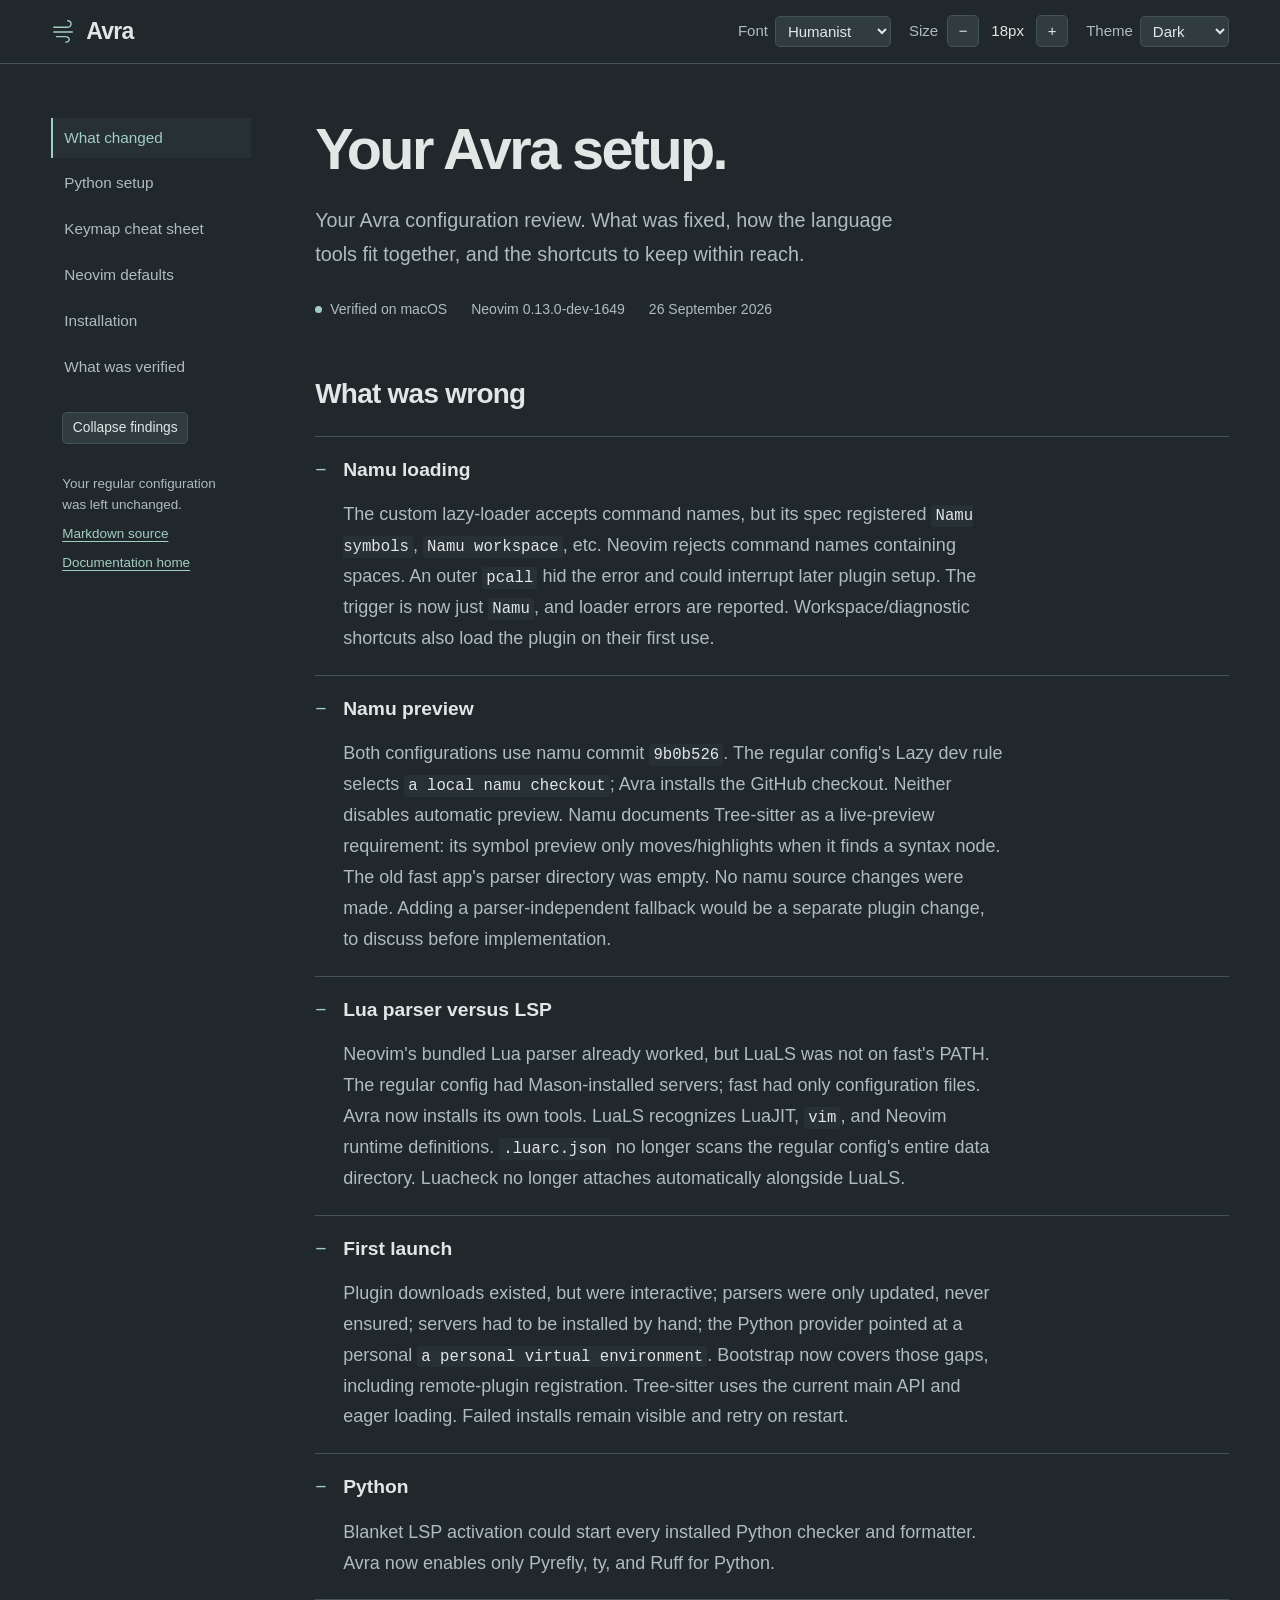
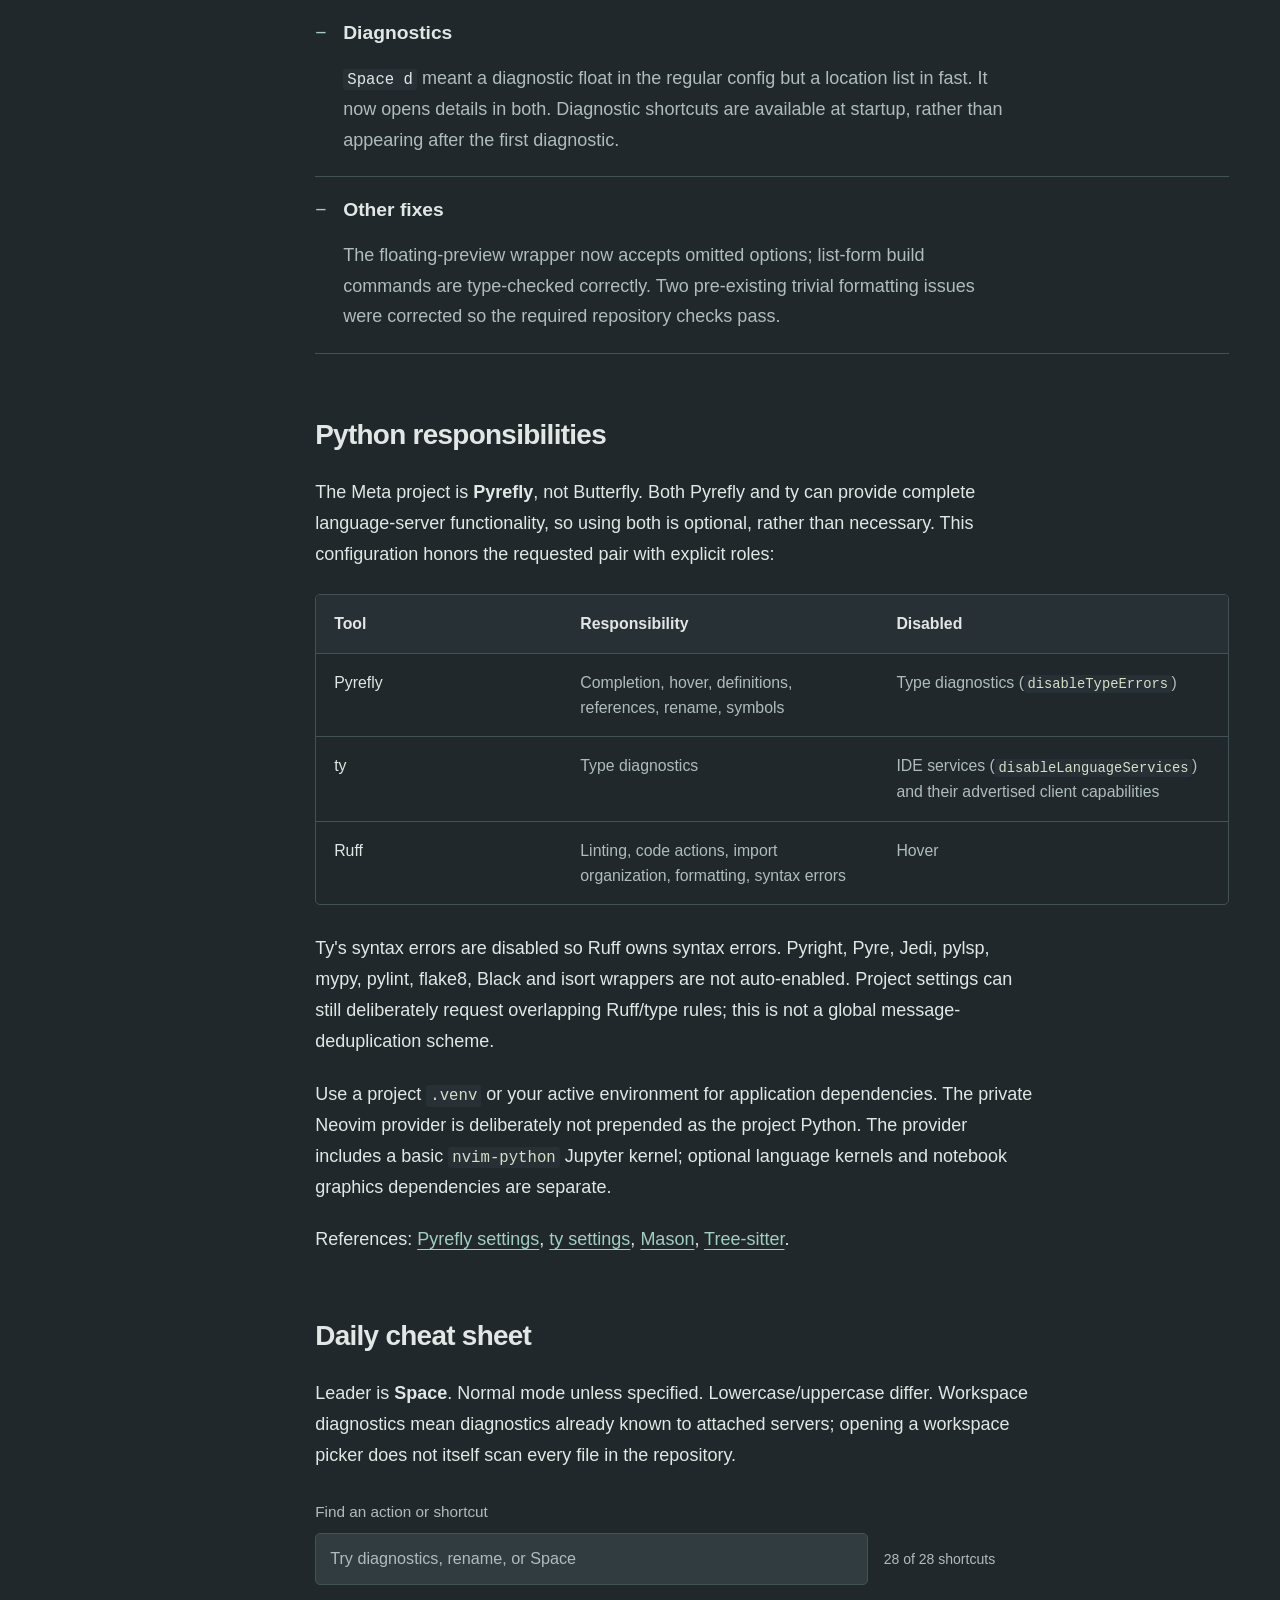
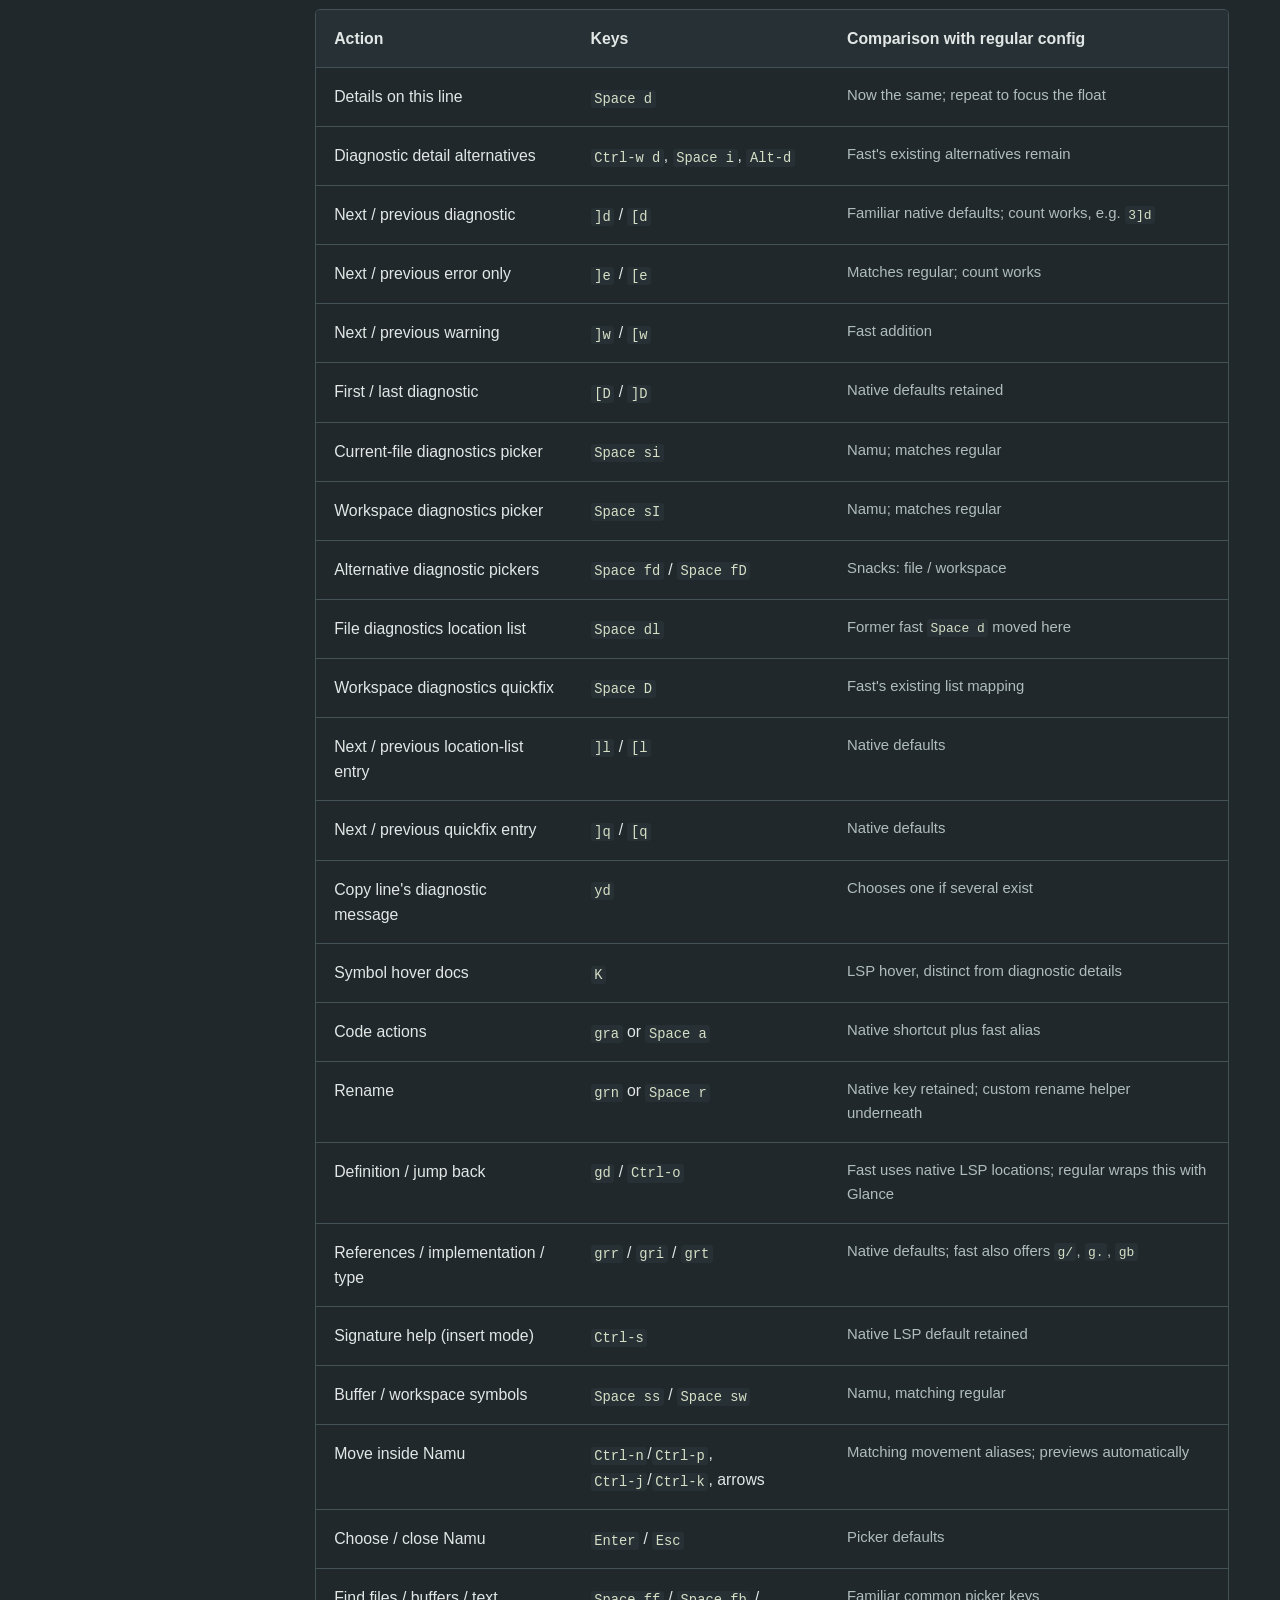
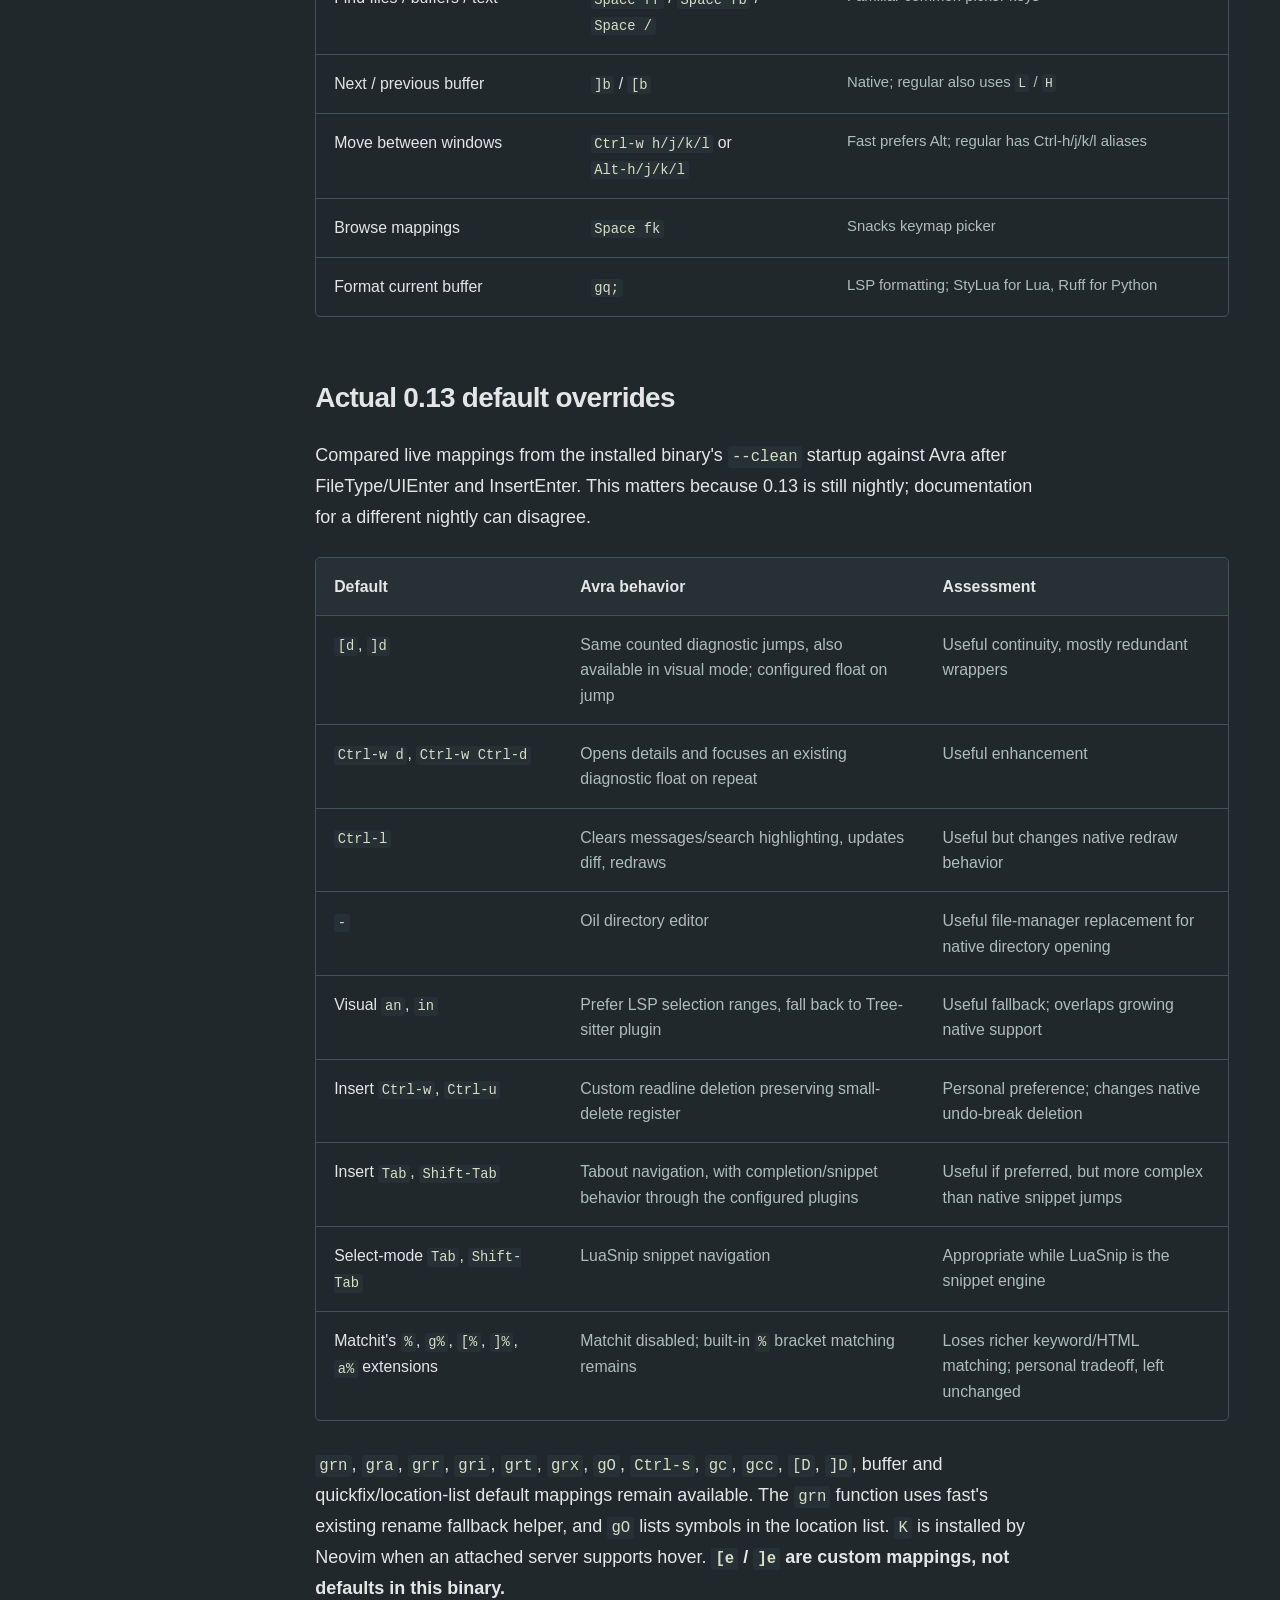
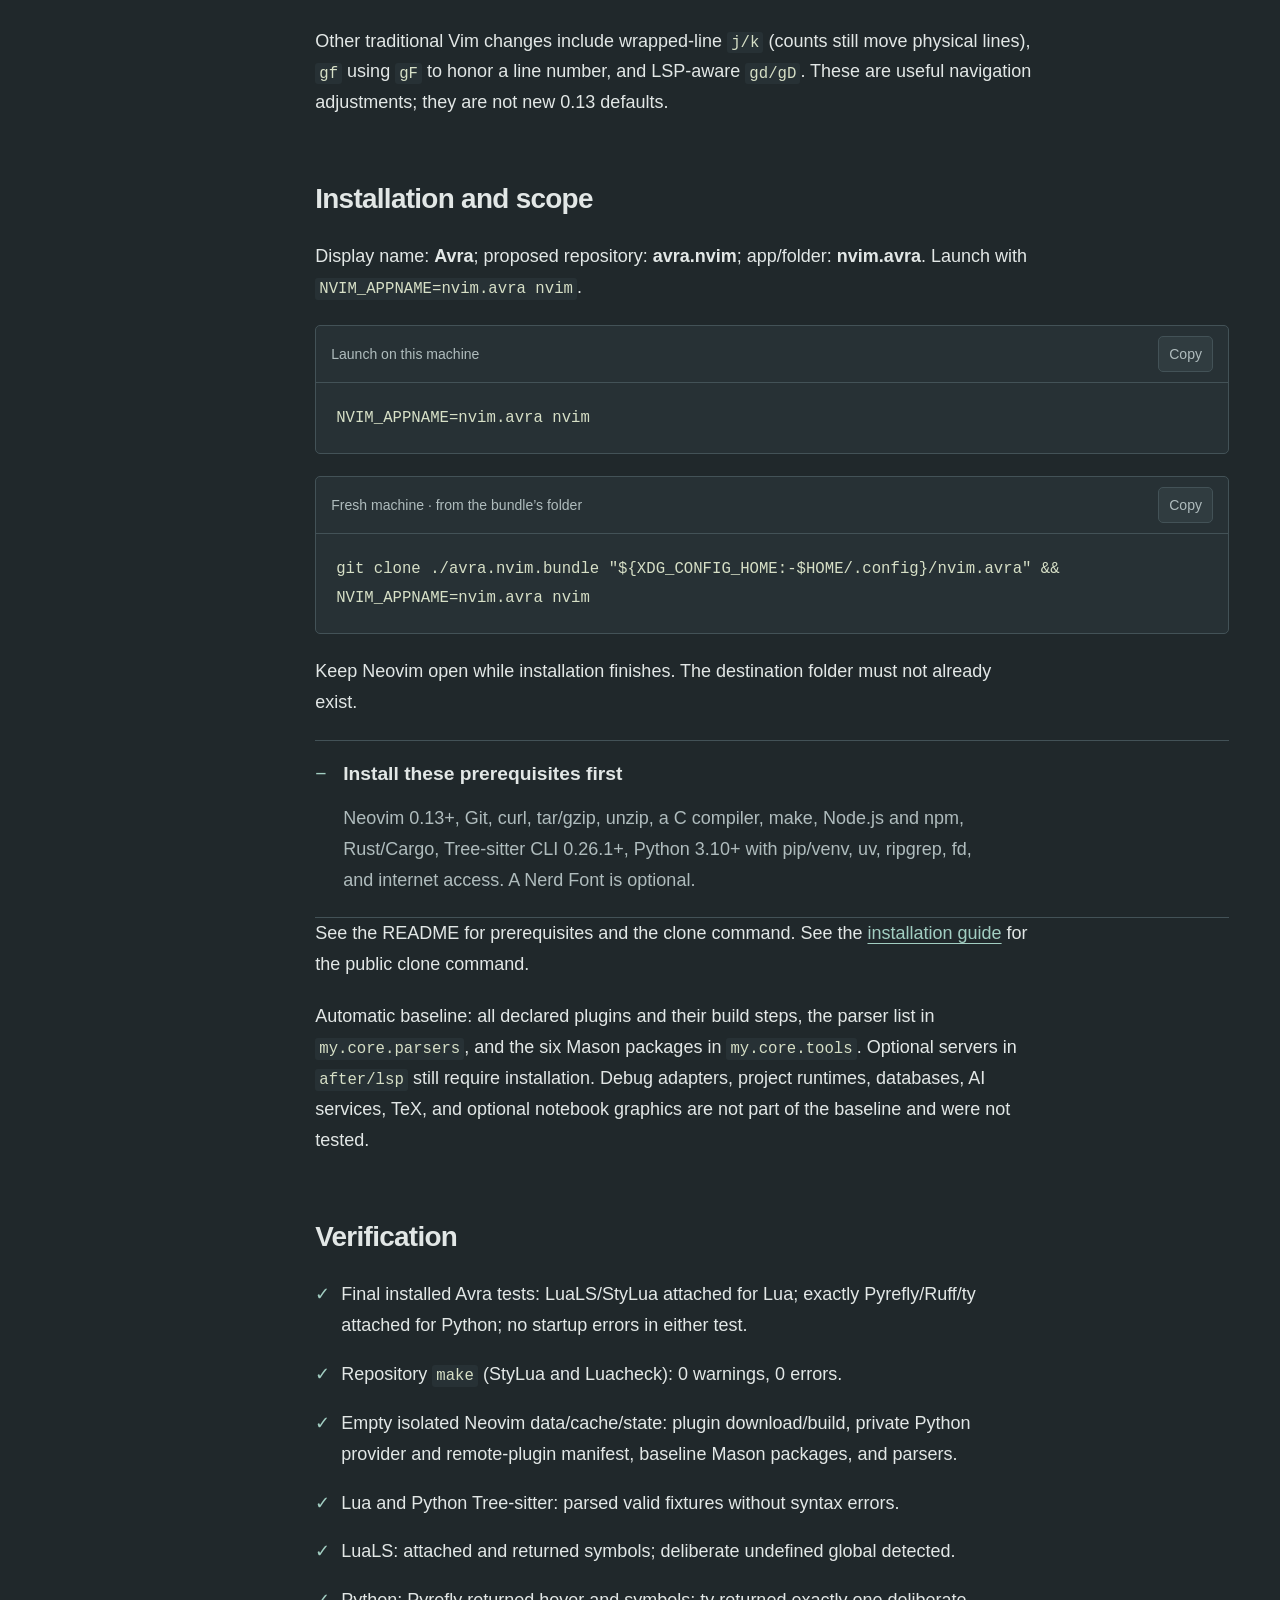
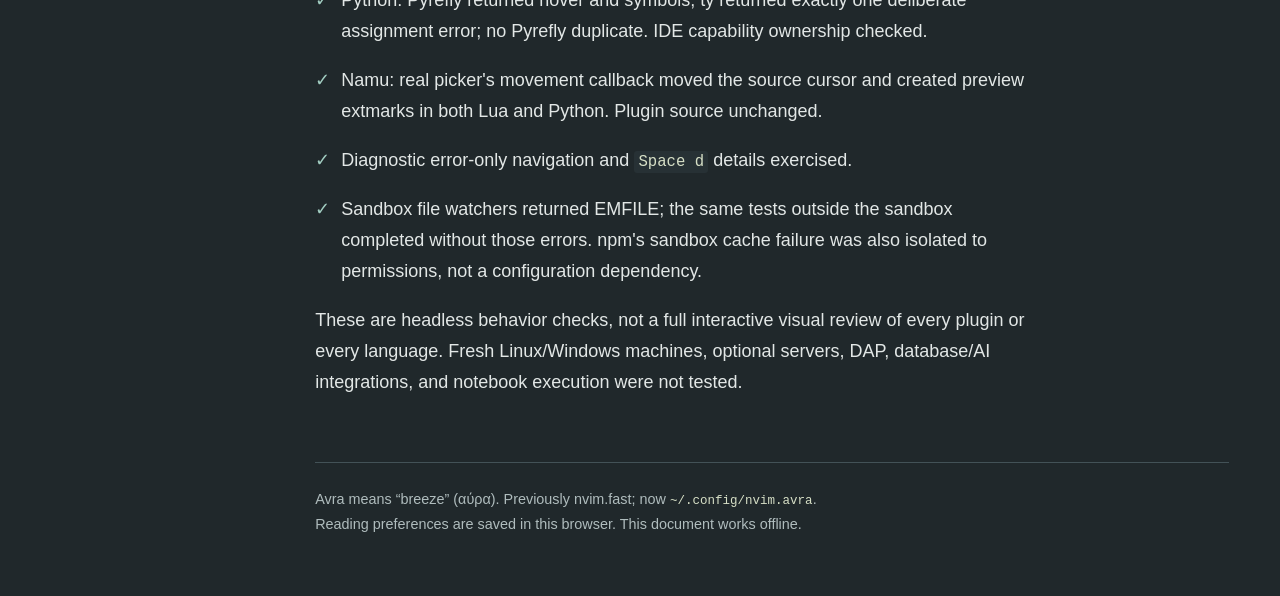
<file: docs/config-review.html>
<!doctype html>
<html lang="en" data-theme="dark"><head><meta charset="utf-8"><meta name="viewport" content="width=device-width, initial-scale=1"><meta name="color-scheme" content="dark light"><title>Avra · Configuration review</title><style>
:root{color-scheme:dark;--bg:#20282b;--surface:#273135;--field:#303c40;--text:#e2e7e6;--muted:#afbcbd;--line:#435257;--accent:#a2cec2;--wash:#2d4542;--code:#d6dfc6;--body-font:"Avenir Next",Avenir,"Segoe UI",sans-serif;--reading-size:18px;--leading:1.72}
:root[data-theme="light"]{color-scheme:light;--bg:#f5f7f6;--surface:#eaf0ee;--field:#fff;--text:#253634;--muted:#536962;--line:#c7d3cf;--accent:#2a6658;--wash:#dcebe5;--code:#3d5636}
*{box-sizing:border-box}html{scroll-padding-top:100px}body{margin:0;background:var(--bg);color:var(--text);font-family:var(--body-font);font-size:var(--reading-size);line-height:var(--leading)}button,input,select{font:inherit;color:inherit}a{color:var(--accent);text-underline-offset:.22em}a:hover{text-decoration-thickness:2px}button,select{cursor:pointer}button{background:var(--field);border:1px solid var(--line);border-radius:5px;padding:.35em .7em}button:hover{background:var(--wash)}:focus-visible{outline:3px solid var(--accent);outline-offset:4px}button:disabled{cursor:default;opacity:.5}
.topbar{position:sticky;top:0;z-index:5;background:var(--bg);border-bottom:1px solid var(--line);padding:14px clamp(18px,4vw,64px);display:flex;align-items:center;justify-content:space-between;gap:18px;font-size:15px;line-height:1.5}.brand{font-size:23px;letter-spacing:-.7px;font-weight:650;color:var(--text);text-decoration:none}.brand svg{width:26px;height:26px;vertical-align:-5px;margin-right:9px;stroke:var(--accent)}.controls{display:flex;align-items:center;gap:18px;flex-wrap:wrap}.control{display:flex;align-items:center;gap:7px}.controls select{background:var(--field);border:1px solid var(--line);border-radius:5px;padding:5px 8px;max-width:130px}.size-control{display:flex;align-items:center;gap:9px}.size-control button{width:32px;height:32px;padding:0}.size-control output{font-variant-numeric:tabular-nums;min-width:39px;text-align:center}.control label,.size-label{color:var(--muted)}
.layout{display:grid;grid-template-columns:200px minmax(0,1fr);gap:clamp(36px,5vw,84px);max-width:1440px;padding:54px clamp(20px,4vw,64px) 80px;margin:auto}.sidebar{position:sticky;top:110px;align-self:start;font-size:.85em;line-height:1.5}.sidebar nav{display:grid;gap:5px}.sidebar nav a{color:var(--muted);text-decoration:none;padding:9px 11px;border-left:2px solid transparent}.sidebar nav a[aria-current="location"]{border-color:var(--accent);color:var(--accent);background:var(--surface)}.sidebar nav a:hover{color:var(--text)}.sidebar .aside-note{color:var(--muted);font-size:.88em;margin:30px 11px 0}.sidebar .aside-note a{display:inline-block;margin-top:9px}.sidebar button{margin:24px 11px 0;font-size:.9em}main{min-width:0;max-width:980px}header{margin:0 0 56px}h1{font-size:clamp(2em,4.5vw,3.2em);font-weight:550;line-height:1.1;letter-spacing:-.045em;margin:0 0 22px}header .intro{font-size:1.1em;max-width:54ch;color:var(--muted)}.context{margin-top:26px;display:flex;gap:10px 24px;flex-wrap:wrap;font-size:.78em;color:var(--muted)}.context span{display:flex;align-items:center;gap:8px}.dot{height:7px;width:7px;border-radius:50%;background:var(--accent);display:inline-block}section{margin-bottom:64px;scroll-margin-top:110px}h2{font-size:1.55em;line-height:1.25;font-weight:550;letter-spacing:-.025em;margin:0 0 24px}p{max-width:72ch;margin:0 0 1.2em}code{font-family:ui-monospace,"SFMono-Regular",Consolas,monospace;font-size:.87em;color:var(--code);overflow-wrap:anywhere}p code,li code,td code,th code{background:var(--surface);padding:.12em .26em;border-radius:3px}strong{font-weight:650}.finding{border-bottom:1px solid var(--line);padding:16px 0}.finding:first-of-type{border-top:1px solid var(--line)}summary{cursor:pointer;font-size:1.07em;font-weight:600;list-style:none;display:flex;align-items:baseline;gap:12px}summary::-webkit-details-marker{display:none}summary:before{content:'+';color:var(--accent);font-weight:400;width:16px;flex:none}details[open]>summary:before{content:'−'}details p{margin:13px 0 5px 28px;max-width:66ch;color:var(--muted)}details p strong,details p code{color:var(--text)}
.table-scroll{overflow-x:auto;margin:24px 0 28px;border:1px solid var(--line);border-radius:5px}table{border-collapse:collapse;width:100%;font-size:.88em;line-height:1.6;text-align:left}thead{background:var(--surface)}th,td{padding:16px 18px;border-bottom:1px solid var(--line);vertical-align:top}th{font-weight:600}tbody th{font-weight:500;width:27%}td{color:var(--muted)}tbody tr:last-child>*{border-bottom:0}tbody tr:hover{background:var(--surface)}#keymap-table td:nth-child(2){width:27%;color:var(--text)}#keymap-table td:nth-child(3){width:42%;font-size:.94em}#keymap-table code{white-space:nowrap}tr[hidden]{display:none}.filter{margin:28px 0 0;display:grid;grid-template-columns:minmax(0,1fr) auto;gap:8px 16px;max-width:680px}.filter label{grid-column:1/-1;font-size:.85em;color:var(--muted)}input[type=search]{background:var(--field);border:1px solid var(--line);padding:11px 14px;border-radius:5px;width:100%;font-size:.9em}input::placeholder{color:var(--muted);opacity:1}#match-count{align-self:center;font-size:.78em;color:var(--muted);font-variant-numeric:tabular-nums}.checks{list-style:none;padding:0;max-width:72ch}.checks li{padding-left:26px;position:relative;margin:0 0 18px}.checks li:before{content:'✓';position:absolute;left:0;color:var(--accent)}.command{border:1px solid var(--line);border-radius:5px;margin:22px 0;background:var(--surface)}.command>div{padding:10px 15px;display:flex;gap:14px;align-items:center;justify-content:space-between;border-bottom:1px solid var(--line);font-size:.78em;color:var(--muted)}pre{margin:0;padding:20px;white-space:pre-wrap;overflow-wrap:anywhere;line-height:1.65}.copy{font-size:inherit}footer{border-top:1px solid var(--line);padding-top:24px;color:var(--muted);font-size:.8em}.sr-only{position:absolute;width:1px;height:1px;padding:0;margin:-1px;overflow:hidden;clip:rect(0,0,0,0);white-space:nowrap;border:0}.skip{position:fixed;left:16px;top:-80px;z-index:20;padding:10px;background:var(--bg)}.skip:focus{top:12px}
@media(min-width:1400px){.layout{grid-template-columns:210px minmax(0,1fr)}}
@media(max-width:960px){.layout{grid-template-columns:1fr;padding-top:28px;gap:28px}.sidebar{position:static}.sidebar nav{display:flex;flex-wrap:wrap;gap:5px}.sidebar nav a{border-left:0;border-bottom:2px solid transparent;padding:7px 10px}.sidebar .aside-note,.sidebar button{display:none}header{margin-bottom:42px}.topbar{flex-wrap:wrap}.controls{gap:12px}section{scroll-margin-top:150px}}
@media(max-width:580px){.topbar{position:static;padding:16px 20px}.controls{width:100%;gap:10px 16px;font-size:13px}.control{gap:5px}.controls select{max-width:100px}.layout{padding:22px 20px 48px}.sidebar{font-size:.76em}.sidebar nav{gap:2px}h1{font-size:2.3em}header .intro{font-size:1em}.context{display:grid;gap:10px}section{scroll-margin-top:18px}table{min-width:610px}th,td{padding:13px 14px}.table-scroll{margin-right:-4px}details p{margin-left:0}.filter{grid-template-columns:1fr}.filter label{grid-column:auto}#match-count{margin-bottom:0}.command>div{align-items:flex-start}pre{padding:16px;font-size:.9em}}
@media(prefers-reduced-motion:reduce){*{scroll-behavior:auto!important}}
@media print{:root{--bg:#fff;--text:#222;--muted:#444;--surface:#f2f4f3;--line:#ccc;--accent:#285c50;--code:#222}body{font-size:11pt}.topbar,.sidebar,.filter,.copy,.skip{display:none}.layout{display:block;padding:0;max-width:none}main{max-width:none}h1{font-size:30pt}section{margin-bottom:28px}table{min-width:0}tr{break-inside:avoid}.table-scroll{overflow:visible}a{color:inherit}.command{break-inside:avoid}}
</style></head><body>
<a class="skip" href="#review">Skip to review</a>
<div class="topbar"><a href="index.html" class="brand"><svg viewBox="0 0 28 28" fill="none" aria-hidden="true"><path d="M3 10h14c6 0 6-7 1-7M3 15h20M6 20h9c6 0 6 6 1 6" stroke-width="1.5" stroke-linecap="round"/></svg>Avra</a>
<div class="controls" role="group" aria-label="Reading preferences">
<div class="control"><label for="font">Font</label><select id="font"><option value="humanist">Humanist</option><option value="serif">Serif</option><option value="mono">Monospace</option></select></div>
<div class="size-control"><span class="size-label" id="size-label">Size</span><button id="smaller" type="button" aria-label="Decrease text size">−</button><output id="font-size" aria-live="polite" aria-labelledby="size-label">18px</output><button id="larger" type="button" aria-label="Increase text size">+</button></div>
<div class="control"><label for="theme">Theme</label><select id="theme"><option value="dark">Dark</option><option value="light">Light</option><option value="system">System</option></select></div>
</div></div>
<div class="layout"><aside class="sidebar"><nav aria-label="Review sections">
<a href="#changes" aria-current="location">What changed</a><a href="#python">Python setup</a><a href="#keymaps">Keymap cheat sheet</a><a href="#defaults">Neovim defaults</a><a href="#installation">Installation</a><a href="#verification">What was verified</a>
</nav><button type="button" id="collapse">Collapse findings</button><p class="aside-note">Your regular configuration was left unchanged.<br><a href="config-review.md">Markdown source</a><br><a href="index.html">Documentation home</a></p></aside>
<main id="review"><header><h1>Your Avra setup.</h1><p class="intro">Your Avra configuration review. What was fixed, how the language tools fit together, and the shortcuts to keep within reach.</p><div class="context"><span><i class="dot" aria-hidden="true"></i>Verified on macOS</span><span>Neovim 0.13.0-dev-1649</span><span>26 September 2026</span></div></header>
<section id="changes" aria-labelledby="changes-heading"><h2 id="changes-heading">What was wrong</h2><details class="finding" open><summary>Namu loading</summary><p>The custom lazy-loader accepts command names, but its spec   registered <code>Namu symbols</code>, <code>Namu workspace</code>, etc. Neovim rejects command names   containing spaces. An outer <code>pcall</code> hid the error and could interrupt later   plugin setup. The trigger is now just <code>Namu</code>, and loader errors are reported.   Workspace/diagnostic shortcuts also load the plugin on their first use.</p></details><details class="finding" open><summary>Namu preview</summary><p>Both configurations use namu commit <code>9b0b526</code>. The regular   config&#x27;s Lazy dev rule selects <code>a local namu checkout</code>; Avra installs the GitHub   checkout. Neither disables automatic preview. Namu documents Tree-sitter as   a live-preview requirement: its symbol preview only moves/highlights when   it finds a syntax node. The old fast app&#x27;s parser directory was empty.   No namu source changes were made. Adding a parser-independent fallback would   be a separate plugin change, to discuss before implementation.</p></details><details class="finding" open><summary>Lua parser versus LSP</summary><p>Neovim&#x27;s bundled Lua parser already worked, but   LuaLS was not on fast&#x27;s PATH. The regular config had Mason-installed servers;   fast had only configuration files. Avra now installs its own tools. LuaLS   recognizes LuaJIT, <code>vim</code>, and Neovim runtime definitions. <code>.luarc.json</code> no   longer scans the regular config&#x27;s entire data directory. Luacheck no longer   attaches automatically alongside LuaLS.</p></details><details class="finding" open><summary>First launch</summary><p>Plugin downloads existed, but were interactive; parsers were   only updated, never ensured; servers had to be installed by hand; the Python   provider pointed at a personal <code>a personal virtual environment</code>. Bootstrap now covers those   gaps, including remote-plugin registration. Tree-sitter uses the current main   API and eager loading. Failed installs remain visible and retry on restart.</p></details><details class="finding" open><summary>Python</summary><p>Blanket LSP activation could start every installed Python checker   and formatter. Avra now enables only Pyrefly, ty, and Ruff for Python.</p></details><details class="finding" open><summary>Diagnostics</summary><p><code>Space d</code> meant a diagnostic float in the regular config but   a location list in fast. It now opens details in both. Diagnostic shortcuts   are available at startup, rather than appearing after the first diagnostic.</p></details><details class="finding" open><summary>Other fixes</summary><p>The floating-preview wrapper now accepts omitted options;   list-form build commands are type-checked correctly. Two pre-existing trivial   formatting issues were corrected so the required repository checks pass.</p></details></section>
<section id="python" aria-labelledby="python-heading"><h2 id="python-heading">Python responsibilities</h2><p>The Meta project is <strong>Pyrefly</strong>, not Butterfly. Both Pyrefly and ty can provide complete language-server functionality, so using both is optional, rather than necessary. This configuration honors the requested pair with explicit roles:</p><div class="table-scroll" tabindex="0" role="region" aria-label="Python responsibilities table"><table><thead><tr><th scope="col">Tool</th><th scope="col">Responsibility</th><th scope="col">Disabled</th></tr></thead><tbody><tr><th scope="row">Pyrefly</th><td>Completion, hover, definitions, references, rename, symbols</td><td>Type diagnostics (<code>disableTypeErrors</code>)</td></tr><tr><th scope="row">ty</th><td>Type diagnostics</td><td>IDE services (<code>disableLanguageServices</code>) and their advertised client capabilities</td></tr><tr><th scope="row">Ruff</th><td>Linting, code actions, import organization, formatting, syntax errors</td><td>Hover</td></tr></tbody></table></div><p>Ty&#x27;s syntax errors are disabled so Ruff owns syntax errors. Pyright, Pyre, Jedi, pylsp, mypy, pylint, flake8, Black and isort wrappers are not auto-enabled. Project settings can still deliberately request overlapping Ruff/type rules; this is not a global message-deduplication scheme.</p><p>Use a project <code>.venv</code> or your active environment for application dependencies. The private Neovim provider is deliberately not prepended as the project Python. The provider includes a basic <code>nvim-python</code> Jupyter kernel; optional language kernels and notebook graphics dependencies are separate.</p><p>References: <a href="https://pyrefly.org/en/docs/IDE/">Pyrefly settings</a>, <a href="https://docs.astral.sh/ty/reference/editor-settings/">ty settings</a>, <a href="https://github.com/mason-org/mason.nvim">Mason</a>, <a href="https://github.com/nvim-treesitter/nvim-treesitter">Tree-sitter</a>.</p></section>
<section id="keymaps" aria-labelledby="keymaps-heading"><h2 id="keymaps-heading">Daily cheat sheet</h2><p>Leader is <strong>Space</strong>. Normal mode unless specified. Lowercase/uppercase differ. Workspace diagnostics mean diagnostics already known to attached servers; opening a workspace picker does not itself scan every file in the repository.</p><div class="filter"><label for="keymap-search">Find an action or shortcut</label><input id="keymap-search" type="search" placeholder="Try diagnostics, rename, or Space" autocomplete="off"><span id="match-count" role="status">28 shortcuts</span></div><div class="table-scroll" tabindex="0" role="region" aria-label="Daily cheat sheet table"><table id="keymap-table"><thead><tr><th scope="col">Action</th><th scope="col">Keys</th><th scope="col">Comparison with regular config</th></tr></thead><tbody><tr><th scope="row">Details on this line</th><td><code>Space d</code></td><td>Now the same; repeat to focus the float</td></tr><tr><th scope="row">Diagnostic detail alternatives</th><td><code>Ctrl-w d</code>, <code>Space i</code>, <code>Alt-d</code></td><td>Fast&#x27;s existing alternatives remain</td></tr><tr><th scope="row">Next / previous diagnostic</th><td><code>]d</code> / <code>[d</code></td><td>Familiar native defaults; count works, e.g. <code>3]d</code></td></tr><tr><th scope="row">Next / previous error only</th><td><code>]e</code> / <code>[e</code></td><td>Matches regular; count works</td></tr><tr><th scope="row">Next / previous warning</th><td><code>]w</code> / <code>[w</code></td><td>Fast addition</td></tr><tr><th scope="row">First / last diagnostic</th><td><code>[D</code> / <code>]D</code></td><td>Native defaults retained</td></tr><tr><th scope="row">Current-file diagnostics picker</th><td><code>Space si</code></td><td>Namu; matches regular</td></tr><tr><th scope="row">Workspace diagnostics picker</th><td><code>Space sI</code></td><td>Namu; matches regular</td></tr><tr><th scope="row">Alternative diagnostic pickers</th><td><code>Space fd</code> / <code>Space fD</code></td><td>Snacks: file / workspace</td></tr><tr><th scope="row">File diagnostics location list</th><td><code>Space dl</code></td><td>Former fast <code>Space d</code> moved here</td></tr><tr><th scope="row">Workspace diagnostics quickfix</th><td><code>Space D</code></td><td>Fast&#x27;s existing list mapping</td></tr><tr><th scope="row">Next / previous location-list entry</th><td><code>]l</code> / <code>[l</code></td><td>Native defaults</td></tr><tr><th scope="row">Next / previous quickfix entry</th><td><code>]q</code> / <code>[q</code></td><td>Native defaults</td></tr><tr><th scope="row">Copy line&#x27;s diagnostic message</th><td><code>yd</code></td><td>Chooses one if several exist</td></tr><tr><th scope="row">Symbol hover docs</th><td><code>K</code></td><td>LSP hover, distinct from diagnostic details</td></tr><tr><th scope="row">Code actions</th><td><code>gra</code> or <code>Space a</code></td><td>Native shortcut plus fast alias</td></tr><tr><th scope="row">Rename</th><td><code>grn</code> or <code>Space r</code></td><td>Native key retained; custom rename helper underneath</td></tr><tr><th scope="row">Definition / jump back</th><td><code>gd</code> / <code>Ctrl-o</code></td><td>Fast uses native LSP locations; regular wraps this with Glance</td></tr><tr><th scope="row">References / implementation / type</th><td><code>grr</code> / <code>gri</code> / <code>grt</code></td><td>Native defaults; fast also offers <code>g/</code>, <code>g.</code>, <code>gb</code></td></tr><tr><th scope="row">Signature help (insert mode)</th><td><code>Ctrl-s</code></td><td>Native LSP default retained</td></tr><tr><th scope="row">Buffer / workspace symbols</th><td><code>Space ss</code> / <code>Space sw</code></td><td>Namu, matching regular</td></tr><tr><th scope="row">Move inside Namu</th><td><code>Ctrl-n</code>/<code>Ctrl-p</code>, <code>Ctrl-j</code>/<code>Ctrl-k</code>, arrows</td><td>Matching movement aliases; previews automatically</td></tr><tr><th scope="row">Choose / close Namu</th><td><code>Enter</code> / <code>Esc</code></td><td>Picker defaults</td></tr><tr><th scope="row">Find files / buffers / text</th><td><code>Space ff</code> / <code>Space fb</code> / <code>Space /</code></td><td>Familiar common picker keys</td></tr><tr><th scope="row">Next / previous buffer</th><td><code>]b</code> / <code>[b</code></td><td>Native; regular also uses <code>L</code> / <code>H</code></td></tr><tr><th scope="row">Move between windows</th><td><code>Ctrl-w h/j/k/l</code> or <code>Alt-h/j/k/l</code></td><td>Fast prefers Alt; regular has Ctrl-h/j/k/l aliases</td></tr><tr><th scope="row">Browse mappings</th><td><code>Space fk</code></td><td>Snacks keymap picker</td></tr><tr><th scope="row">Format current buffer</th><td><code>gq;</code></td><td>LSP formatting; StyLua for Lua, Ruff for Python</td></tr></tbody></table></div><p id="no-matches" hidden>No matching shortcuts. Try a different word or clear the search.</p></section>
<section id="defaults" aria-labelledby="defaults-heading"><h2 id="defaults-heading">Actual 0.13 default overrides</h2><p>Compared live mappings from the installed binary&#x27;s <code>--clean</code> startup against Avra after FileType/UIEnter and InsertEnter. This matters because 0.13 is still nightly; documentation for a different nightly can disagree.</p><div class="table-scroll" tabindex="0" role="region" aria-label="Actual 0.13 default overrides table"><table><thead><tr><th scope="col">Default</th><th scope="col">Avra behavior</th><th scope="col">Assessment</th></tr></thead><tbody><tr><th scope="row"><code>[d</code>, <code>]d</code></th><td>Same counted diagnostic jumps, also available in visual mode; configured float on jump</td><td>Useful continuity, mostly redundant wrappers</td></tr><tr><th scope="row"><code>Ctrl-w d</code>, <code>Ctrl-w Ctrl-d</code></th><td>Opens details and focuses an existing diagnostic float on repeat</td><td>Useful enhancement</td></tr><tr><th scope="row"><code>Ctrl-l</code></th><td>Clears messages/search highlighting, updates diff, redraws</td><td>Useful but changes native redraw behavior</td></tr><tr><th scope="row"><code>-</code></th><td>Oil directory editor</td><td>Useful file-manager replacement for native directory opening</td></tr><tr><th scope="row">Visual <code>an</code>, <code>in</code></th><td>Prefer LSP selection ranges, fall back to Tree-sitter plugin</td><td>Useful fallback; overlaps growing native support</td></tr><tr><th scope="row">Insert <code>Ctrl-w</code>, <code>Ctrl-u</code></th><td>Custom readline deletion preserving small-delete register</td><td>Personal preference; changes native undo-break deletion</td></tr><tr><th scope="row">Insert <code>Tab</code>, <code>Shift-Tab</code></th><td>Tabout navigation, with completion/snippet behavior through the configured plugins</td><td>Useful if preferred, but more complex than native snippet jumps</td></tr><tr><th scope="row">Select-mode <code>Tab</code>, <code>Shift-Tab</code></th><td>LuaSnip snippet navigation</td><td>Appropriate while LuaSnip is the snippet engine</td></tr><tr><th scope="row">Matchit&#x27;s <code>%</code>, <code>g%</code>, <code>[%</code>, <code>]%</code>, <code>a%</code> extensions</th><td>Matchit disabled; built-in <code>%</code> bracket matching remains</td><td>Loses richer keyword/HTML matching; personal tradeoff, left unchanged</td></tr></tbody></table></div><p><code>grn</code>, <code>gra</code>, <code>grr</code>, <code>gri</code>, <code>grt</code>, <code>grx</code>, <code>gO</code>, <code>Ctrl-s</code>, <code>gc</code>, <code>gcc</code>, <code>[D</code>, <code>]D</code>, buffer and quickfix/location-list default mappings remain available. The <code>grn</code> function uses fast&#x27;s existing rename fallback helper, and <code>gO</code> lists symbols in the location list. <code>K</code> is installed by Neovim when an attached server supports hover. <strong><code>[e</code> / <code>]e</code> are custom mappings, not defaults in this binary.</strong></p><p>Other traditional Vim changes include wrapped-line <code>j/k</code> (counts still move physical lines), <code>gf</code> using <code>gF</code> to honor a line number, and LSP-aware <code>gd/gD</code>. These are useful navigation adjustments; they are not new 0.13 defaults.</p></section>
<section id="installation" aria-labelledby="installation-heading"><h2 id="installation-heading">Installation and scope</h2><p>Display name: <strong>Avra</strong>; proposed repository: <strong>avra.nvim</strong>; app/folder: <strong>nvim.avra</strong>. Launch with <code>NVIM_APPNAME=nvim.avra nvim</code>.</p><div class="command"><div><span>Launch on this machine</span><button type="button" class="copy" data-copy="launch-command">Copy</button></div><pre><code id="launch-command">NVIM_APPNAME=nvim.avra nvim</code></pre></div>
<div class="command"><div><span>Fresh machine · from the bundle’s folder</span><button type="button" class="copy" data-copy="install-command">Copy</button></div><pre><code id="install-command">git clone ./avra.nvim.bundle "${XDG_CONFIG_HOME:-$HOME/.config}/nvim.avra" &amp;&amp; NVIM_APPNAME=nvim.avra nvim</code></pre></div>
<p>Keep Neovim open while installation finishes. The destination folder must not already exist.</p>
<details class="finding" open><summary>Install these prerequisites first</summary><p>Neovim 0.13+, Git, curl, tar/gzip, unzip, a C compiler, make, Node.js and npm, Rust/Cargo, Tree-sitter CLI 0.26.1+, Python 3.10+ with pip/venv, uv, ripgrep, fd, and internet access. A Nerd Font is optional.</p></details><p>See the README for prerequisites and the clone command. See the <a href="index.html#install">installation guide</a> for the public clone command.</p><p>Automatic baseline: all declared plugins and their build steps, the parser list in <code>my.core.parsers</code>, and the six Mason packages in <code>my.core.tools</code>. Optional servers in <code>after/lsp</code> still require installation. Debug adapters, project runtimes, databases, AI services, TeX, and optional notebook graphics are not part of the baseline and were not tested.</p></section>
<section id="verification" aria-labelledby="verification-heading"><h2 id="verification-heading">Verification</h2><ul class="checks"><li>Final installed Avra tests: LuaLS/StyLua attached for Lua; exactly   Pyrefly/Ruff/ty attached for Python; no startup errors in either test.</li><li>Repository <code>make</code> (StyLua and Luacheck): 0 warnings, 0 errors.</li><li>Empty isolated Neovim data/cache/state: plugin download/build, private Python   provider and remote-plugin manifest, baseline Mason packages, and parsers.</li><li>Lua and Python Tree-sitter: parsed valid fixtures without syntax errors.</li><li>LuaLS: attached and returned symbols; deliberate undefined global detected.</li><li>Python: Pyrefly returned hover and symbols; ty returned exactly one deliberate   assignment error; no Pyrefly duplicate. IDE capability ownership checked.</li><li>Namu: real picker&#x27;s movement callback moved the source cursor and created   preview extmarks in both Lua and Python. Plugin source unchanged.</li><li>Diagnostic error-only navigation and <code>Space d</code> details exercised.</li><li>Sandbox file watchers returned EMFILE; the same tests outside the sandbox   completed without those errors. npm&#x27;s sandbox cache failure was also isolated   to permissions, not a configuration dependency.</li></ul><p>These are headless behavior checks, not a full interactive visual review of every plugin or every language. Fresh Linux/Windows machines, optional servers, DAP, database/AI integrations, and notebook execution were not tested.</p></section>
<footer>Avra means “breeze” (αύρα). Previously nvim.fast; now <code>~/.config/nvim.avra</code>.<br>Reading preferences are saved in this browser. This document works offline.</footer>
</main></div><p id="copy-status" class="sr-only" role="status"></p><script>
(()=>{
 const root=document.documentElement,key='avra-review-reading-v1';
 const fontFamilies={humanist:'"Avenir Next",Avenir,"Segoe UI",sans-serif',serif:'Charter,"Bitstream Charter",Georgia,serif',mono:'ui-monospace,"SFMono-Regular",Consolas,monospace'};
 let prefs={theme:'dark',font:'humanist',size:18};
 try{const saved=JSON.parse(localStorage.getItem(key)||'{}');if(['dark','light','system'].includes(saved.theme))prefs.theme=saved.theme;if(saved.font in fontFamilies)prefs.font=saved.font;if(Number.isFinite(saved.size))prefs.size=Math.min(24,Math.max(15,saved.size));}catch{}
 const media=matchMedia('(prefers-color-scheme: dark)'),theme=document.getElementById('theme'),font=document.getElementById('font'),size=document.getElementById('font-size');
 function apply(){root.dataset.theme=prefs.theme==='system'?(media.matches?'dark':'light'):prefs.theme;root.style.setProperty('--body-font',fontFamilies[prefs.font]);root.style.setProperty('--reading-size',prefs.size+'px');theme.value=prefs.theme;font.value=prefs.font;size.value=prefs.size+'px';size.textContent=prefs.size+'px';document.getElementById('smaller').disabled=prefs.size<=15;document.getElementById('larger').disabled=prefs.size>=24;try{localStorage.setItem(key,JSON.stringify(prefs))}catch{}}
 theme.addEventListener('change',()=>{prefs.theme=theme.value;apply()});font.addEventListener('change',()=>{prefs.font=font.value;apply()});document.getElementById('smaller').addEventListener('click',()=>{prefs.size--;apply()});document.getElementById('larger').addEventListener('click',()=>{prefs.size++;apply()});media.addEventListener('change',apply);apply();
 const search=document.getElementById('keymap-search'),rows=[...document.querySelectorAll('#keymap-table tbody tr')],count=document.getElementById('match-count');
 function filter(){const words=search.value.toLowerCase().trim().split(/\s+/).filter(Boolean);let found=0;rows.forEach(row=>{row.hidden=!words.every(word=>row.textContent.toLowerCase().includes(word));if(!row.hidden)found++});count.textContent=found+' of '+rows.length+' shortcuts';document.getElementById('no-matches').hidden=found!==0;}search.addEventListener('input',filter);filter();
 const status=document.getElementById('copy-status');document.querySelectorAll('.copy').forEach(button=>button.addEventListener('click',async()=>{const text=document.getElementById(button.dataset.copy).textContent;try{if(navigator.clipboard?.writeText){await navigator.clipboard.writeText(text)}else{const area=document.createElement('textarea');area.value=text;area.style.position='fixed';area.style.opacity='0';document.body.append(area);area.select();const ok=document.execCommand('copy');area.remove();if(!ok)throw Error('copy');button.focus()}button.textContent='Copied';status.textContent='Command copied to clipboard.';setTimeout(()=>button.textContent='Copy',1800)}catch{status.textContent='Copy is unavailable. Select the command and copy it manually.';const range=document.createRange();range.selectNodeContents(document.getElementById(button.dataset.copy));const selection=getSelection();selection.removeAllRanges();selection.addRange(range)}}));
 const links=[...document.querySelectorAll('nav a')],sections=[...document.querySelectorAll('main section')];function updateNav(){let active=sections[0];for(const section of sections)if(section.getBoundingClientRect().top<180)active=section;links.forEach(link=>{if(link.hash==='#'+active.id)link.setAttribute('aria-current','location');else link.removeAttribute('aria-current')})}addEventListener('scroll',updateNav,{passive:true});updateNav();
 document.getElementById('collapse').addEventListener('click',event=>{const items=[...document.querySelectorAll('#changes details')],open=items.some(item=>item.open);items.forEach(item=>item.open=!open);event.currentTarget.textContent=open?'Expand findings':'Collapse findings'});
 let printState;addEventListener('beforeprint',()=>{printState=[...document.querySelectorAll('details')].map(d=>[d,d.open]);printState.forEach(([d])=>d.open=true)});addEventListener('afterprint',()=>printState?.forEach(([d,open])=>d.open=open));
})();
</script></body></html>
</file>
